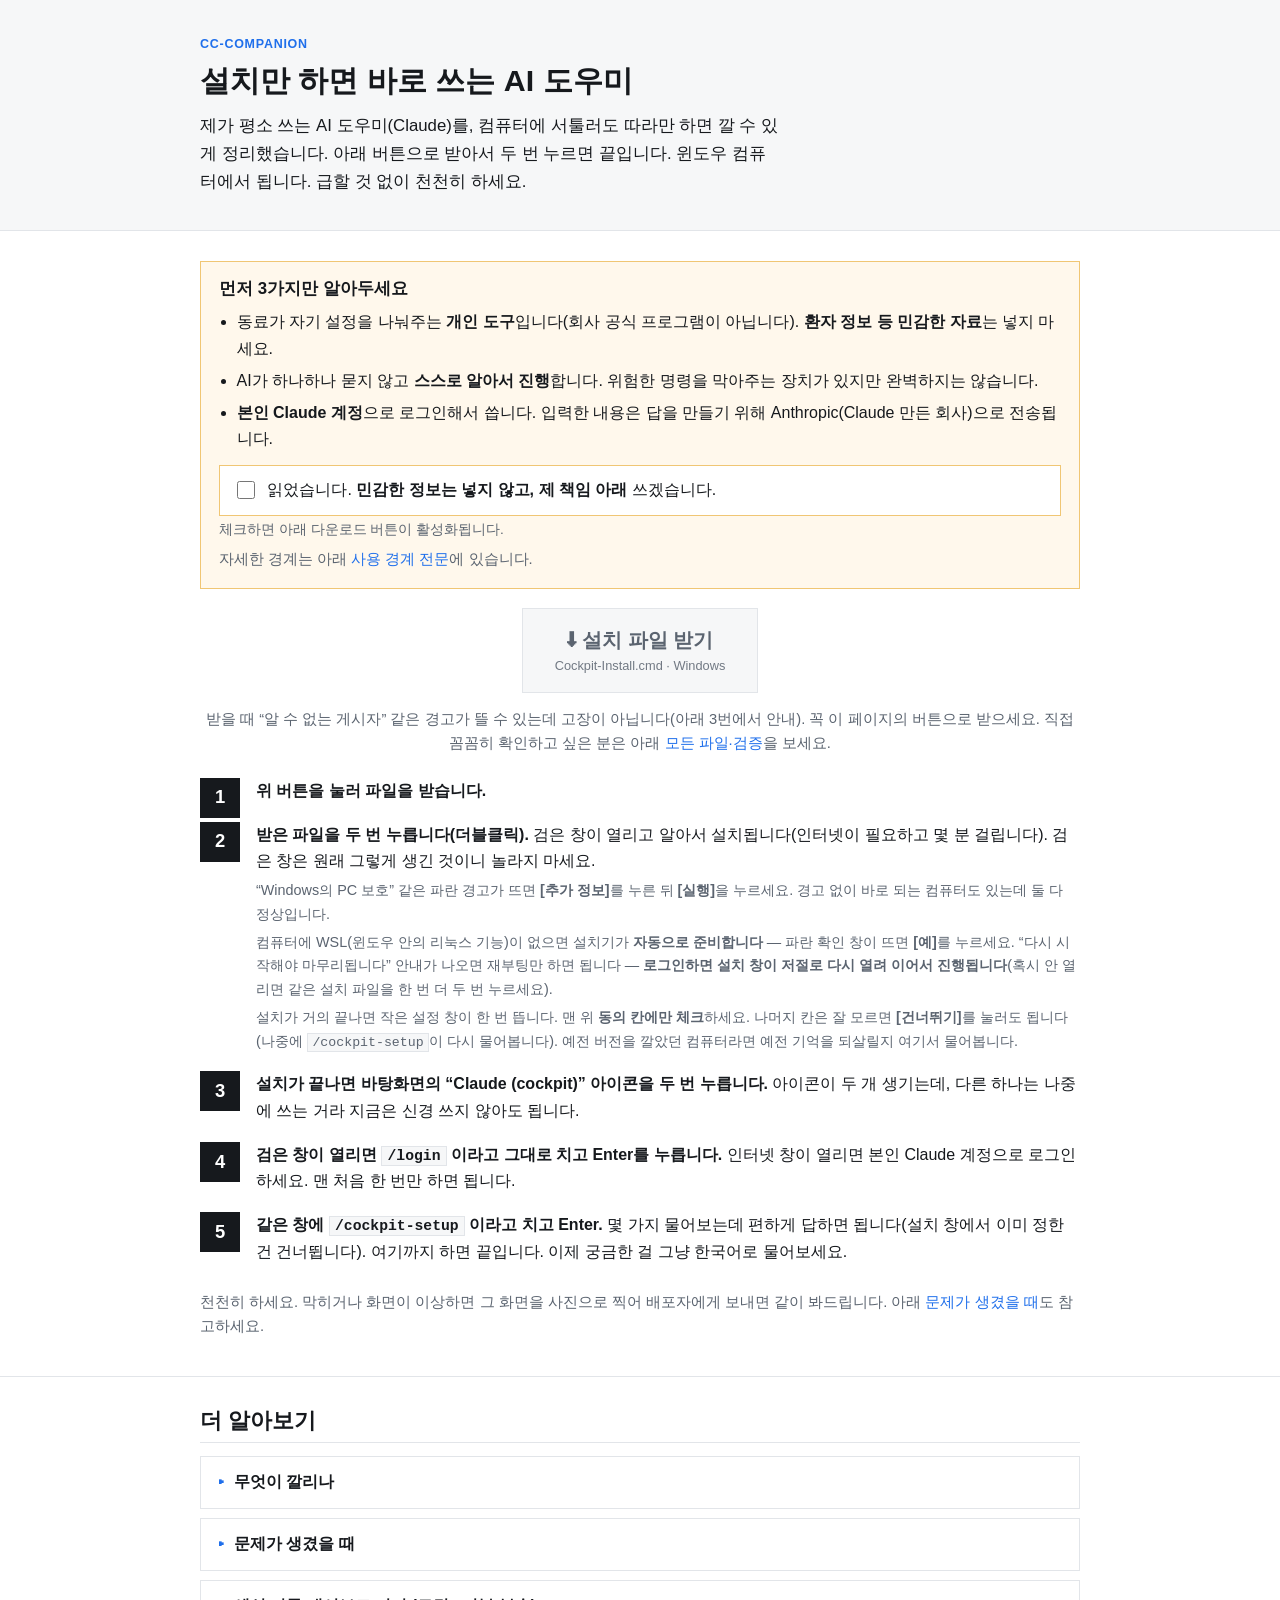
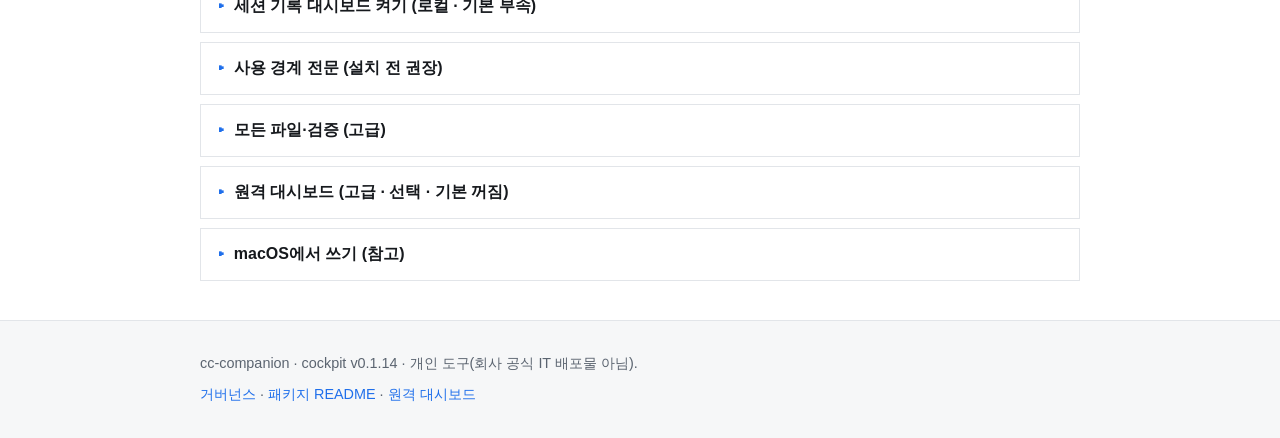
<file: index.html>
<!DOCTYPE html>
<html lang="ko">
<head>
<meta charset="utf-8">
<meta name="viewport" content="width=device-width, initial-scale=1">
<meta name="robots" content="noindex, nofollow">
<title>설치만 하면 바로 쓰는 AI 도우미 · cockpit</title>
<meta name="description" content="버튼 하나로 받아 두 번 누르면 제가 쓰는 AI 도우미가 그대로 설치됩니다.">
<link rel="stylesheet" href="./assets/style.css">
</head>
<body>
<!-- ⚠️ 이 페이지는 install engine 이 아니라 가이드/런처다. 브라우저는 로컬에 무엇도 설치하지 못한다.
     설치는 사용자가 내려받은 Cockpit-Install.cmd 를 직접 더블클릭해 실행한다. -->

<header class="site-header">
  <div class="wrap">
    <p class="kicker">cc-companion</p>
    <h1>설치만 하면 바로 쓰는 AI 도우미</h1>
    <p class="lede">제가 평소 쓰는 AI 도우미(Claude)를, 컴퓨터에 서툴러도 따라만 하면 깔 수 있게 정리했습니다.
      아래 버튼으로 받아서 두 번 누르면 끝입니다. 윈도우 컴퓨터에서 됩니다. 급할 것 없이 천천히 하세요.</p>
  </div>
</header>

<!-- ── 설치 (첫 화면 = 경계 요약 + 버튼 + 4단계) ─────────────────── -->
<section id="install" class="band">
  <div class="wrap">

    <!-- 경계 요약 + 동의 (전문은 아래 '사용 경계 전문' 펼침) -->
    <div id="governance" class="quickbox">
      <h3>먼저 3가지만 알아두세요</h3>
      <ul class="boundary">
        <li>동료가 자기 설정을 나눠주는 <strong>개인 도구</strong>입니다(회사 공식 프로그램이 아닙니다). <strong>환자 정보 등 민감한 자료</strong>는 넣지 마세요.</li>
        <li>AI가 하나하나 묻지 않고 <strong>스스로 알아서 진행</strong>합니다. 위험한 명령을 막아주는 장치가 있지만 완벽하지는 않습니다.</li>
        <li><strong>본인 Claude 계정</strong>으로 로그인해서 씁니다. 입력한 내용은 답을 만들기 위해 Anthropic(Claude 만든 회사)으로 전송됩니다.</li>
      </ul>
      <label class="consent">
        <input type="checkbox" id="consent-check">
        <span>읽었습니다. <strong>민감한 정보는 넣지 않고, 제 책임 아래</strong> 쓰겠습니다.</span>
      </label>
      <p class="consent-hint" id="consent-hint">체크하면 아래 다운로드 버튼이 활성화됩니다.</p>
      <p class="muted" style="margin:.4em 0 0">자세한 경계는 아래 <a href="#full-governance">사용 경계 전문</a>에 있습니다.</p>
    </div>

    <!-- 큰 다운로드 버튼 — fail-closed: 동의 전 href=#downloads(표 폴백), 동의 시 JS가 data-href 주입 -->
    <p class="cta-row">
      <a id="dl-cta" class="btn-download locked" href="#downloads" aria-disabled="true"
         data-href="https://github.com/sidoyu/cockpit/releases/download/v0.1.14/Cockpit-Install.cmd" rel="nofollow">
        ⬇ 설치 파일 받기 <span class="cta-sub">Cockpit-Install.cmd · Windows</span>
      </a>
    </p>
    <p class="muted" style="text-align:center; margin-top:-.4em">받을 때 “알 수 없는 게시자” 같은 경고가 뜰 수 있는데 고장이 아닙니다(아래 3번에서 안내). 꼭 이 페이지의 버튼으로 받으세요.
      직접 꼼꼼히 확인하고 싶은 분은 아래 <a href="#downloads">모든 파일·검증</a>을 보세요.</p>

    <!-- 따라 하기 5단계 -->
    <ol class="steps-big">
      <li><strong>위 버튼을 눌러 파일을 받습니다.</strong></li>
      <li><strong>받은 파일을 두 번 누릅니다(더블클릭).</strong> 검은 창이 열리고 알아서 설치됩니다(인터넷이 필요하고 몇 분 걸립니다). 검은 창은 원래 그렇게 생긴 것이니 놀라지 마세요.
        <span class="substep">“Windows의 PC 보호” 같은 파란 경고가 뜨면 <strong>[추가 정보]</strong>를 누른 뒤 <strong>[실행]</strong>을 누르세요. 경고 없이 바로 되는 컴퓨터도 있는데 둘 다 정상입니다.</span>
        <span class="substep">컴퓨터에 WSL(윈도우 안의 리눅스 기능)이 없으면 설치기가 <strong>자동으로 준비합니다</strong> — 파란 확인 창이 뜨면 <strong>[예]</strong>를 누르세요. “다시 시작해야 마무리됩니다” 안내가 나오면 재부팅만 하면 됩니다 — <strong>로그인하면 설치 창이 저절로 다시 열려 이어서 진행됩니다</strong>(혹시 안 열리면 같은 설치 파일을 한 번 더 두 번 누르세요).</span>
        <span class="substep">설치가 거의 끝나면 작은 설정 창이 한 번 뜹니다. 맨 위 <strong>동의 칸에만 체크</strong>하세요. 나머지 칸은 잘 모르면 <strong>[건너뛰기]</strong>를 눌러도 됩니다(나중에 <code>/cockpit-setup</code>이 다시 물어봅니다). 예전 버전을 깔았던 컴퓨터라면 예전 기억을 되살릴지 여기서 물어봅니다.</span></li>
      <li><strong>설치가 끝나면 바탕화면의 “Claude (cockpit)” 아이콘을 두 번 누릅니다.</strong> 아이콘이 두 개 생기는데, 다른 하나는 나중에 쓰는 거라 지금은 신경 쓰지 않아도 됩니다.</li>
      <li><strong>검은 창이 열리면 <code>/login</code> 이라고 그대로 치고 Enter를 누릅니다.</strong> 인터넷 창이 열리면 본인 Claude 계정으로 로그인하세요. 맨 처음 한 번만 하면 됩니다.</li>
      <li><strong>같은 창에 <code>/cockpit-setup</code> 이라고 치고 Enter.</strong> 몇 가지 물어보는데 편하게 답하면 됩니다(설치 창에서 이미 정한 건 건너뜁니다). 여기까지 하면 끝입니다. 이제 궁금한 걸 그냥 한국어로 물어보세요.</li>
    </ol>
    <p class="muted">천천히 하세요. 막히거나 화면이 이상하면 그 화면을 사진으로 찍어 배포자에게 보내면 같이 봐드립니다. 아래 <a href="#troubleshoot">문제가 생겼을 때</a>도 참고하세요.</p>
  </div>
</section>

<!-- ── 아래는 전부 '필요할 때만' 펼쳐 보는 상세 ───────────────────── -->
<section class="band">
  <div class="wrap">
    <h2>더 알아보기</h2>

    <details class="fold" id="what">
      <summary>무엇이 깔리나</summary>
      <div class="cards">
        <div class="card"><h3>작업 규율(행동층)</h3><p>자율 진행 경계, 두 순간 자기점검, 읽기/검색 위생. 설치 마법사가 <code>~/.claude/CLAUDE.md</code>로 적용.</p></div>
        <div class="card"><h3>메모리 시스템</h3><p>파일 기반(md + python 훅). 세션 시작 시 상태 주입, 종료 시 기억 후보 추출, 인덱스 자동 재생성. <strong>자동 추출(외부 송신)은 개인 API 키 옵트인</strong> — 설치 창(또는 <code>/cockpit-setup</code> 마법사)에서 등록하며 미등록 시 기억은 수동으로만 쌓입니다(키 사용량은 정액 구독과 별개로 과금, 콘솔에서 한도 설정 권장).</p></div>
        <div class="card"><h3>안전망</h3><p>파괴/비가역 명령 금지목록(deny-list), 긴급정지(kill switch), 감사 로그.</p></div>
        <div class="card"><h3>세션 기록 대시보드(기본 부속)</h3><p>세션 로그를 <strong>이 PC의 브라우저 창</strong>으로 열람(바탕화면 <strong>'Cockpit Dashboard' 아이콘</strong> 또는 <code>Cockpit-Dashboard.cmd</code> 더블클릭 · 창 닫으면 꺼짐). 뷰어는 <strong>기본 설치(설치≠기동)</strong>·<strong>기본 로컬 전용</strong>, 타기기 원격 열람은 고급·옵트인.</p></div>
        <div class="card"><h3>설치 마법사</h3><p>기본 사용자·메모리 디렉터리·선택 기능을 안내하고 충돌 검사·dry-run·롤백을 제공.</p></div>
      </div>
    </details>

    <details class="fold" id="troubleshoot">
      <summary>문제가 생겼을 때</summary>
      <ul class="boundary">
        <li><strong>“WSL을 자동으로 준비합니다” 안내가 나오면</strong> 그대로 두면 됩니다 — 파란 확인 창(사용자 계정 컨트롤)이 뜨면 <strong>[예]</strong>를 누르세요. “다시 시작해야 마무리됩니다”가 나오면 재부팅만 하면 되고, <strong>로그인하면 설치 창이 저절로 다시 열려 이어집니다</strong>(안 열리면 설치 파일을 한 번 더 두 번 누르세요). 명령어를 직접 입력할 일은 없습니다.</li>
        <li><strong>빨간 글씨로 “배포판 'cc-cockpit' 이 이미 등록되어 있습니다”가 나오면</strong> 이미 깔려 있는 컴퓨터라 안전장치가 막은 것입니다(기존 것은 그대로 무사합니다). 정말 처음부터 다시 깔고 싶을 때만 아래 <a href="#downloads">복구·재설치(<code>Cockpit-Repair.cmd</code>)</a>를 쓰세요. 이때 <strong>안에 쌓인 기억과 설정은 지워집니다</strong>(다시 한 번 확인을 거칩니다).</li>
        <li><strong>설치 중 멈추거나 실패하면</strong> 창이 바로 닫히지 않고 이유를 보여줍니다. <strong>아무 키도 누르기 전에 그 화면을 사진으로 찍어</strong> 배포자에게 보내주세요(키를 누르면 창이 닫힙니다). 설치가 시작된 뒤의 실패라면 기록이 <code>%TEMP%\cockpit-install.log</code> 파일에도 남습니다. 대부분 인터넷 연결 문제라 한 번 더 시도하면 되는 경우가 많습니다.</li>
        <li><strong>완전히 지우고 싶으면</strong> 아래 <a href="#downloads"><code>Cockpit-Uninstall.cmd</code></a>를 두 번 누르세요(cc-cockpit만 지우고 다른 것은 건드리지 않습니다). 설치 때 준비된 윈도우의 WSL 기능 자체는 남습니다 — 다른 프로그램도 쓸 수 있는 윈도우 구성요소라 지우지 않습니다.</li>
      </ul>
      <h3>점검·긴급 정지</h3>
      <div class="cards">
        <div class="card">
          <h3>상태 점검</h3>
          <p>Claude 창에 입력 — 설치 상태·원격 ON/OFF 확인:</p>
          <div class="code"><button class="copy" type="button" aria-label="복사">복사</button><pre><code>/cockpit-doctor</code></pre></div>
        </div>
        <div class="card">
          <h3>긴급 정지</h3>
          <p>자동 진행을 즉시 멈춤(파일 하나 생성):</p>
          <div class="code"><button class="copy" type="button" aria-label="복사">복사</button><pre><code>touch ~/.claude/CC_KILL_SWITCH</code></pre></div>
        </div>
        <div class="card">
          <h3>원격 끄기</h3>
          <p>먼저 미리보기, 그다음 실제 비활성화(<strong>설치된 플러그인 폴더에서 실행</strong>):</p>
          <div class="code"><button class="copy" type="button" aria-label="복사">복사</button><pre><code>bash plugin/dashboard/disable-remote.sh
bash plugin/dashboard/disable-remote.sh --apply</code></pre></div>
          <p class="muted">경로가 안 맞으면 “file not found”가 납니다 — 정확한 절대경로는 <code>/cockpit-doctor</code>가 안내합니다.</p>
        </div>
      </div>
      <p class="muted">플러그인만 제거하려면 <code>/plugin uninstall</code> + 설치 마법사의 롤백 안내. 자세한 절차는 거버넌스 문서 6장.</p>
    </details>

    <details class="fold" id="dashboard-local">
      <summary>세션 기록 대시보드 켜기 (로컬 · 기본 부속)</summary>
      <p>대시보드 뷰어는 <strong>기본 부속으로 자동 설치</strong>됩니다(설치≠기동 — 자동시작·포트 개방 없음).
        바탕화면의 <strong>'Cockpit Dashboard' 아이콘</strong>(설치기가 만들어 둠)이나 <code>Cockpit-Dashboard.cmd</code>를 <strong>더블클릭</strong>해
        세션 기록을 이 PC의 브라우저 창으로 봅니다
        (설치가 안 돼 있으면 인터넷 연결 후 아이콘을 다시 누르거나 <code>/cockpit-setup</code>으로 재시도)
        (<a href="#downloads">아래 다운로드 표</a>). 서버 개념을 다룰 필요 없이, <strong>새로 켠 창을 닫으면 서버도 함께 꺼집니다</strong>(정확한 조건은 아래).</p>
      <ul class="boundary">
        <li><strong>이 PC 전용(로컬).</strong> 대시보드는 <code>127.0.0.1</code>에만 열려, 기본 설정에서는 다른 기기에서 접속되지 않습니다.</li>
        <li><strong>세션 기록에는 민감한 내용이 담길 수 있습니다.</strong> 열람 창을 방치하지 말고, 끝나면 창을 닫으세요. 뷰어 idle-exit(무요청 시 자가 종료)가 백스톱입니다.</li>
        <li><strong>종료 조건은 상황에 따라 다릅니다.</strong> ① <strong>Edge가 있고 이번에 새로 켠 경우</strong> — 전용 앱 창을 닫으면 서버도 종료(<code>.cmd</code>가 창 종료를 감지). ② <strong>이미 켜져 있던 서버</strong>를 다시 연 경우 — 이 창을 닫아도 서버는 안 꺼지니 <code>/cockpit-doctor</code>로 확인·종료. ③ <strong>Edge가 없으면</strong> 기본 브라우저로 열리고, 끝난 뒤 <code>.cmd</code> 창에서 안내대로 키를 눌러 종료합니다.</li>
        <li>상태 확인·강제 끄기는 <code>/cockpit-doctor</code>가 안내합니다(<code>--app</code> 없이 일반 창으로 직접 열면 창 종료 감지가 안 되니 <code>.cmd</code>로만 여세요).</li>
      </ul>
      <p class="muted">폰·노트북 등 <strong>다른 기기에서</strong> 열람하려는 경우는 아래 <a href="#remote">원격 대시보드(고급·선택)</a>를 따르세요 — 위험도가 높아 기본 꺼짐입니다.</p>
    </details>

    <details class="fold" id="full-governance">
      <summary>사용 경계 전문 (설치 전 권장)</summary>
      <ul class="boundary">
        <li><strong>권한 확인 생략(bypass) = 켜짐.</strong> Claude가 명령 실행 전 일일이 묻지 않고 진행합니다(대표적 파괴/비가역 명령은 금지목록으로 차단하지만 <strong>완전한 보호는 아닙니다</strong>).</li>
        <li><strong>외부 송출.</strong> 입력 내용이 모델 응답을 위해 Anthropic에 전송되고, 일부 기능(메모리 자동 추출·선택적 대시보드 요약)은 추가 외부 송신을 수반할 수 있습니다.</li>
        <li><strong>원격 대시보드 = 기본 꺼짐(opt-in).</strong> 켜면 개인 VPN 안의 다른 기기에서 호스트를 조종할 수 있습니다(가장 위험).</li>
        <li><strong>민감 데이터 금지.</strong> 환자정보·개인정보(PII)·기밀을 절대 입력하지 마세요. 어디서 어떤 용도로 쓸지는 본인이 판단하고 책임집니다.</li>
        <li><strong>안전장치는 보조일 뿐</strong>이며 최종 책임은 사용자에게 있습니다. 회사 보안정책과 충돌하면 회사 정책이 우선합니다.</li>
      </ul>
      <p class="band-actions">
        <a class="btn btn-ghost" href="https://github.com/sidoyu/cockpit/blob/main/GOVERNANCE.md">전체 거버넌스 문서 읽기 →</a>
      </p>
    </details>

    <details class="fold" id="downloads">
      <summary>모든 파일·검증 (고급)</summary>
      <p class="muted"><strong>이 배포본은 코드서명이 없습니다(unsigned).</strong> 무결성은 <strong>SHA-256 체크섬 대조로만</strong> 보장됩니다 — 받은 파일은 실행 전 아래 체크섬과 반드시 대조하세요(이미지 SHA-256은 부트스트랩 스크립트에도 핀으로 박혀 import 전 자동 대조됩니다).</p>
      <table class="dl">
        <thead><tr><th>산출물</th><th>대상</th><th>링크</th><th>SHA-256 / 서명</th></tr></thead>
        <tbody>
          <tr><td><strong>원클릭 설치</strong></td><td>Windows</td><td><a href="https://github.com/sidoyu/cockpit/releases/download/v0.1.14/Cockpit-Install.cmd" rel="nofollow"><code>Cockpit-Install.cmd</code></a></td><td><code class="cksum" data-artifact="Cockpit-Install.cmd">SHA-256: a9d896720cf88ab84323d3b839f8432ef3442c83026be7c5bce81478d5fccf20<br>(더블클릭 = ps1 자동 다운로드·해시 대조·실행)</code></td></tr>
          <tr><td>세션 기록 대시보드</td><td>Windows</td><td><a href="https://github.com/sidoyu/cockpit/releases/download/v0.1.14/Cockpit-Dashboard.cmd" rel="nofollow"><code>Cockpit-Dashboard.cmd</code></a></td><td><code class="cksum" data-artifact="Cockpit-Dashboard.cmd">SHA-256: 052176622c5ff9b6dac766da9658530afdc9134b7f5a7ff321cfab3be99b9b39<br>(더블클릭 = 로컬 창 열람·창 닫으면 종료)</code></td></tr>
          <tr><td>복구·재설치(문제 발생 시)</td><td>Windows</td><td><a href="https://github.com/sidoyu/cockpit/releases/download/v0.1.14/Cockpit-Repair.cmd" rel="nofollow"><code>Cockpit-Repair.cmd</code></a></td><td><code class="cksum" data-artifact="Cockpit-Repair.cmd">SHA-256: 9b07c27064cb47061eaf79da8f9da3faa69ea75a7a2c6c244033325797cf285a<br>(더블클릭 = 재설치 · 배포판 내부 기억·설정·로그 소실 · 재입력 확인)</code></td></tr>
          <tr><td>완전 제거</td><td>Windows</td><td><a href="https://github.com/sidoyu/cockpit/releases/download/v0.1.14/Cockpit-Uninstall.cmd" rel="nofollow"><code>Cockpit-Uninstall.cmd</code></a></td><td><code class="cksum" data-artifact="Cockpit-Uninstall.cmd">SHA-256: 10d64edbfb0050eb0529d80318e7a104076c74787793e4e6a47a95df0a82ced0<br>(더블클릭 = cc-cockpit 배포판만 삭제 · 타 배포판 미접촉)</code></td></tr>
          <tr><td>WSL2 배포판 이미지</td><td>Windows</td><td><a href="https://github.com/sidoyu/cockpit/releases/download/v0.1.14/cockpit-wsl.tar.gz" rel="nofollow">cockpit-wsl.tar.gz</a></td><td><code class="cksum">SHA-256: 667d10089b2536d0db13892400b1be336a906c2b3502c73fa278d3c681d3b413<br>(부트스트랩이 import 전 자동 대조)</code></td></tr>
          <tr><td>PowerShell 부트스트랩</td><td>Windows</td><td><a href="https://github.com/sidoyu/cockpit/releases/download/v0.1.14/Install-Cockpit.ps1" rel="nofollow">Install-Cockpit.ps1</a></td><td><code class="cksum">SHA-256: 3dcd39be103e6bbcb9494f13caa0cceac1d34677d5138d13fd14cda61ba6fed7<br>(서명 없음 — Get-FileHash 로 대조)</code></td></tr>
          <tr><td>부트스트랩(스테이지드 폴백)</td><td>Windows</td><td><a href="https://github.com/sidoyu/cockpit/releases/download/v0.1.14/Install-Cockpit-Staged.ps1" rel="nofollow">Install-Cockpit-Staged.ps1</a></td><td><code class="cksum">SHA-256: d88218bbf148f3c060630fe87e732a43261501ab60fc86652c7fb6bcdd3905c5<br>(서명 없음)</code></td></tr>
          <tr><td>이미지 출처(provenance)</td><td>Windows</td><td><a href="https://github.com/sidoyu/cockpit/releases/download/v0.1.14/provenance.json" rel="nofollow">provenance.json</a></td><td><code class="cksum">— 베이스 digest·SBOM·빌드로그</code></td></tr>
          <tr><td>플러그인(행동층)</td><td>공통</td><td><a href="https://github.com/sidoyu/cockpit" rel="nofollow">cockpit@cc-companion</a></td><td><code class="cksum">— (마켓플레이스)</code></td></tr>
        </tbody>
      </table>
      <p class="muted"><strong>일반 사용자는 <code>Cockpit-Install.cmd</code> 하나만</strong> 받으면 되고, 나머지 자산(ps1·이미지·스테이지드 폴백·provenance)은 설치기가 자동으로 받아 검증합니다 — 위 표의 개별 링크는 “고급(수동)” 경로용입니다.</p>
      <h3>미서명 배포와 검증에 대해 (정직 고지)</h3>
      <p class="muted">이 배포본은 <strong>코드서명이 없어서(unsigned)</strong> Windows가 “알 수 없는 게시자” 경고를 띄울 수 있습니다(<code>Get-AuthenticodeSignature</code>가 <code>NotSigned</code>로 나오는 것이 정상 · <code>.cmd</code> 첫 실행이 <code>.ps1</code>보다 경고가 부드럽다는 보장은 없습니다). <strong>자동 대조되는 것은 <code>.cmd</code>가 받아오는 <code>Install-Cockpit.ps1</code>과 그 스크립트가 받는 이미지</strong>(<code>cockpit-wsl.tar.gz</code>·import 전 대조, 불일치 시 삭제·중단)입니다 — 두 파일의 핀 해시가 <code>.cmd</code>/스크립트 안에 박혀 있습니다. <strong>단, <code>.cmd</code> 자체는 신뢰의 출발점이라 자동 검증되지 않습니다</strong>: <code>.cmd</code>가 변조되면 내장 핀 해시도 함께 변조될 수 있으므로(미서명+체크섬 정책의 구조적 한계), 공식 다운로드 링크에서 받고, 확실히 하려면 받은 <code>.cmd</code>의 <code>Get-FileHash</code> 값을 <strong>위 표의 SHA-256과 직접 대조</strong>하세요(생략하면 다운로드 채널을 신뢰하는 셈).</p>
      <p class="muted">설치기는 구형 WSL이면 <code>.tar</code>로 풀어 <strong>스스로 재시도</strong>하고, 그래도 안 되면 이유를 보여주며 멈춥니다(<strong>자동으로 다른 스크립트로 넘어가지 않습니다</strong>). 골든 이미지 경로가 맞지 않을 때 쓰는 <strong>대안 부트스트랩</strong>이 스테이지드(<code>Install-Cockpit-Staged.ps1</code>)입니다 — 공식 베이스 rootfs를 검증해 import 후 라이브 프로비저닝(<strong>직접 골라 실행</strong>). <strong>고급(수동)</strong>: <code>Install-Cockpit.ps1</code>을 직접 받아 <code>Get-FileHash … -Algorithm SHA256</code>로 위 표의 해시와 대조한 뒤 <code>powershell -NoProfile -ExecutionPolicy Bypass -File .\Install-Cockpit.ps1</code>로 실행할 수도 있습니다.</p>
    </details>

    <details class="fold" id="remote">
      <summary>원격 대시보드 (고급 · 선택 · 기본 꺼짐)</summary>
      <p>휴대폰·노트북 등 <strong>같은 개인 VPN(예: Tailscale)에 묶인 다른 기기</strong>에서 세션 로그를 보거나
        세션을 조종하는 선택 기능입니다. 이 패키지에서 <strong>가장 위험한 기능</strong>이라 기본은 꺼짐입니다.</p>
      <p class="muted"><strong>이 PC에서 보기만</strong> 원하면 위 <a href="#dashboard-local">세션 기록 대시보드 켜기(로컬)</a>로 충분합니다 —
        이 절은 <strong>다른 기기에서</strong> 여는 고급 설정으로, 기본 <code>127.0.0.1</code> 대신 개인 VPN 대역(<code>0.0.0.0</code>+allowlist)에 노출하는 경우에만 해당합니다.</p>
      <div class="callout callout-danger">
        <h3>⚠️ 켜기 전 필수 — 접근 통제(allowlist) 확인</h3>
        <p>보안은 뷰어 서버가 <strong>요청자 IP를 검사해 localhost + 개인 VPN 대역만 허용하고 나머지는 403으로 거부</strong>하는
          allowlist에 달려 있습니다. 이 allowlist는 <strong>뷰어(별도 공개 repo)가 구현·제공하는 속성</strong>이며
          이 패키지가 강제하지 못합니다.</p>
        <p>이 IP allowlist·CSRF 가드는 공개 뷰어 <code>claude-session-dashboard</code>
          <strong><code>d4482d5</code>(2026-06-23) 이상에 반영</strong>돼 있습니다. 권장 핀
          <strong><code>9f2bdba</code>(2026-07-03) 이상</strong>은 기본 bind가 <code>127.0.0.1</code>(이 PC 전용)이라
          직접 <code>0.0.0.0</code>을 설정하기 전에는 원격 노출 자체가 없습니다. 그 이전 커밋을 고정했거나
          오설치된 경우엔 없을 수 있고, allowlist 없는 뷰어로 원격을 켜면 그 즉시 <strong>인증 없는 공개 HTTP</strong>가 됩니다.
          따라서 버전과 무관하게 <strong>아래 자가검증으로 직접 확인한 뒤에만</strong> 원격을 켜세요.</p>
        <p class="selftest"><strong>자가검증 (켜기 전 필수):</strong>
          <strong>같은 Wi-Fi/LAN에 있지만 VPN(Tailscale)은 끈 기기</strong>의 브라우저로
          <code>http://&lt;호스트의 LAN IP&gt;:포트/</code>에 접속합니다.
          <strong>명시적 <code>403 Forbidden</code> 으로 거부되어야 정상</strong>입니다(allowlist 동작).
          화면이 그대로 보이면 allowlist가 없는 것이므로 <strong>즉시 끄세요</strong>.
          <br>⚠️ <strong>접속 시간초과·연결거부·“페이지 없음”은 검증이 아닙니다</strong> — NAT·라우팅 때문일 수 있어
          allowlist 동작을 증명하지 못합니다(“안 열리니 안전”으로 오판 금지). 반드시 <strong>같은 LAN의 LAN IP에서 403</strong>을 직접 확인하세요.
          추가로 <strong>VPN에 접속한 기기</strong>에서 <code>http://&lt;호스트 VPN IP&gt;:포트/</code>가 정상으로 열리는지도 확인합니다.</p>
        <ul>
          <li><strong>절대 금지:</strong> 라우터 포트포워딩, Tailscale Funnel/Serve 공개, 클라우드 방화벽 인바운드 개방.</li>
          <li>끄기(설치된 플러그인 폴더에서; 경로는 <code>/cockpit-doctor</code>가 안내): <code>bash plugin/dashboard/disable-remote.sh --apply</code></li>
        </ul>
        <p class="band-actions"><a class="btn btn-ghost" href="https://github.com/sidoyu/cockpit/blob/main/plugin/dashboard/README.md">원격 대시보드 상세 문서 →</a></p>
      </div>
    </details>

    <details class="fold" id="macos">
      <summary>macOS에서 쓰기 (참고)</summary>
      <p>macOS는 1차 레퍼런스 빌드입니다. 터미널에서 Claude Code를 열고 플러그인을 설치합니다(Claude Code 설치·로그인이 먼저 필요).</p>
      <ol class="steps">
        <li>
          <p><strong>1) Claude Code</strong>를 열고(터미널에서 <code>claude</code>) cockpit 플러그인 추가·설치:</p>
          <div class="code" data-gated>
            <button class="copy" type="button" aria-label="복사">복사</button>
<pre><code>/plugin marketplace add https://github.com/sidoyu/cockpit
/plugin install cockpit@cc-companion</code></pre>
          </div>
        </li>
        <li>
          <p><strong>2) 설치 마법사</strong> 실행 — 동의 확인 → 충돌 검사 → dry-run → 적용(롤백 가능):</p>
          <div class="code" data-gated>
            <button class="copy" type="button" aria-label="복사">복사</button>
<pre><code>/cockpit-setup</code></pre>
          </div>
        </li>
      </ol>
    </details>

  </div>
</section>

<footer class="site-footer">
  <div class="wrap">
    <p>cc-companion · cockpit <span id="ver">v0.1.14</span> · 개인 도구(회사 공식 IT 배포물 아님).</p>
    <p class="links">
      <a href="https://github.com/sidoyu/cockpit/blob/main/GOVERNANCE.md">거버넌스</a> ·
      <a href="https://github.com/sidoyu/cockpit/blob/main/README.md">패키지 README</a> ·
      <a href="https://github.com/sidoyu/cockpit/blob/main/plugin/dashboard/README.md">원격 대시보드</a>
    </p>
  </div>
</footer>

<script src="./assets/app.js"></script>
</body>
</html>
</file>
<file: assets/style.css>
/* cc-companion 프런트도어 — 의존성 없는 정적 스타일. 직각·청결·차분.
   배포 시 색·로고만 바꾸면 됨. file:// 에서도 동작(외부 폰트/CDN 미사용). */

:root{
  --bg:#ffffff; --bg-alt:#f6f7f8; --ink:#16191d; --muted:#5b6470;
  --line:#e2e5e9; --accent:#1f6feb; --accent-ink:#ffffff;
  --warn-bg:#fff8ec; --warn-line:#f0c674; --warn-ink:#7a5b00;
  --danger-bg:#fdecec; --danger-line:#e0a3a3; --danger-ink:#8a1f1f;
  --code-bg:#0f1419; --code-ink:#e6edf3;
  --maxw:920px;
}
*{box-sizing:border-box}
html{-webkit-text-size-adjust:100%}
body{
  margin:0; background:var(--bg); color:var(--ink);
  font-family:-apple-system,BlinkMacSystemFont,"Segoe UI","Apple SD Gothic Neo","Malgun Gothic",sans-serif;
  line-height:1.65; font-size:16px;
}
.wrap{max-width:var(--maxw); margin:0 auto; padding:0 20px}
h1,h2,h3{line-height:1.3; font-weight:700}
h1{font-size:1.9rem; margin:.2em 0 .4em}
h2{font-size:1.35rem; margin:0 0 .6em; border-bottom:1px solid var(--line); padding-bottom:.35em}
h3{font-size:1.05rem; margin:0 0 .4em}
p{margin:.5em 0}
a{color:var(--accent); text-decoration:none}
a:hover{text-decoration:underline}
code{font-family:ui-monospace,SFMono-Regular,Menlo,Consolas,monospace; font-size:.92em;
  background:var(--bg-alt); padding:.08em .35em; border:1px solid var(--line)}
strong{font-weight:700}
.muted{color:var(--muted); font-size:.92rem}

/* 헤더 */
.site-header{background:var(--bg-alt); border-bottom:1px solid var(--line); padding:34px 0 26px}
.kicker{margin:0; color:var(--accent); font-weight:700; letter-spacing:.06em; text-transform:uppercase; font-size:.78rem}
.lede{font-size:1.05rem; max-width:62ch}
.note-inline{font-size:.9rem; color:var(--muted); border-left:3px solid var(--line); padding-left:.7em; margin-top:1em}

/* 섹션 밴드 */
.band{padding:30px 0; border-bottom:1px solid var(--line)}
.band-warn{background:var(--warn-bg); border-top:1px solid var(--warn-line); border-bottom:1px solid var(--warn-line)}
.band-warn h2{border-bottom-color:var(--warn-line)}

/* 경계 박스 */
ul.boundary{margin:.6em 0; padding-left:1.1em}
ul.boundary li{margin:.35em 0}
.band-actions{margin:.9em 0}
.consent{display:flex; gap:.6em; align-items:flex-start; margin:1em 0 .2em; cursor:pointer;
  background:#fff; border:1px solid var(--warn-line); padding:.7em .8em}
.consent input{margin-top:.25em; flex:0 0 auto; width:18px; height:18px}
.consent-hint{font-size:.85rem; color:var(--muted); margin:.2em 0 0}

/* 버튼 */
.btn{display:inline-block; padding:.5em .9em; border:1px solid var(--accent); font-weight:600; font-size:.92rem}
.btn-ghost{background:transparent; color:var(--accent)}
.btn-ghost:hover{background:var(--accent); color:var(--accent-ink); text-decoration:none}

/* 카드 그리드 */
.cards{display:grid; grid-template-columns:repeat(auto-fit,minmax(240px,1fr)); gap:14px; margin-top:1em}
.card{border:1px solid var(--line); padding:14px 16px; background:#fff}
.card p{margin:.3em 0 0; font-size:.92rem; color:var(--muted)}
.card .code{margin-top:.6em}

/* 미발행 안내 */
.prepublish-note{background:var(--warn-bg); border:1px solid var(--warn-line); color:var(--warn-ink);
  padding:.8em 1em; margin:0 0 1.2em; font-size:.92rem}

/* OS 스위치 */
.os-switch{display:flex; gap:8px; margin:0 0 .4em}
.os-tab{font:inherit; cursor:pointer; border:1px solid var(--line); background:#fff; color:var(--ink);
  padding:.5em .9em; font-weight:600}
.os-tab[aria-selected="true"]{background:var(--ink); color:#fff; border-color:var(--ink)}
.os-tab .badge{font-size:.72rem; font-weight:700; color:var(--accent); margin-left:.4em}
.os-tab[aria-selected="true"] .badge{color:#9ecbff}
.os-detected{font-size:.85rem; color:var(--muted); margin:.2em 0 1.2em}

/* 트랙 표시 토글 (JS가 .show 부여) */
.track{display:none}
.track.show{display:block}
.os-only{display:none}
.os-only.show{display:list-item}

.status-pill{display:inline-block; font-size:.82rem; font-weight:600; padding:.2em .6em; border:1px solid var(--line)}
.status-pending{background:var(--warn-bg); border-color:var(--warn-line); color:var(--warn-ink)}
.status-ok{background:#e9f6ec; border-color:#9bcea8; color:#1c6b34}

/* 체크리스트 */
.checklist{border:1px solid var(--line); padding:14px 16px; margin:1.2em 0; background:#fff}
ul.checks{list-style:none; margin:.6em 0 0; padding:0}
ul.checks li{margin:.4em 0}
ul.checks label{display:flex; gap:.6em; align-items:flex-start; cursor:pointer}
ul.checks input{margin-top:.28em; flex:0 0 auto; width:17px; height:17px}

/* 단계 */
ol.steps{padding-left:1.2em; margin:1em 0}
ol.steps>li{margin:1.1em 0}

/* 데모 placeholder */
.demo{margin:1.4em 0}
.demo-ph{display:flex; align-items:center; justify-content:center; min-height:160px;
  border:2px dashed var(--line); color:var(--muted); background:var(--bg-alt); font-weight:600}
.demo figcaption{font-size:.85rem; color:var(--muted); margin-top:.4em}

/* 코드 블록 + 복사 버튼 */
.code{position:relative; margin:.6em 0}
.code pre{margin:0; background:var(--code-bg); color:var(--code-ink); padding:14px 16px; overflow:auto;
  border:1px solid #000}
.code pre code{background:transparent; border:0; padding:0; color:inherit; white-space:pre}
.code .copy{position:absolute; top:8px; right:8px; font:inherit; font-size:.8rem; font-weight:600;
  cursor:pointer; border:1px solid #30363d; background:#21262d; color:#e6edf3; padding:.25em .6em}
.code .copy:hover{background:#30363d}
.code .copy.copied{background:#1a7f37; border-color:#1a7f37; color:#fff}
/* 동의 전 게이팅 */
.code[data-gated].locked{opacity:.55}
.code[data-gated].locked .copy{cursor:not-allowed}

/* 다운로드 표 */
table.dl{width:100%; border-collapse:collapse; margin-top:1em; font-size:.92rem}
table.dl th,table.dl td{border:1px solid var(--line); padding:.5em .7em; text-align:left}
table.dl th{background:var(--bg-alt)}
.cksum{color:var(--muted)}

/* 위험 콜아웃 */
.callout{border:1px solid var(--line); padding:14px 16px; margin-top:1em; background:#fff}
.callout-danger{border:1px solid var(--danger-line); background:var(--danger-bg)}
.callout-danger h3{color:var(--danger-ink)}
.callout .selftest{background:#fff; border:1px solid var(--danger-line); padding:.7em .8em}
.callout ul{margin:.6em 0; padding-left:1.1em}

/* 푸터 */
.site-footer{padding:24px 0; background:var(--bg-alt); font-size:.9rem; color:var(--muted)}
.site-footer .links{margin-top:.3em}

/* ── 원터치 첫 화면 (v0.1.5 재설계) ── */
/* 경계 요약 박스 */
.quickbox{border:1px solid var(--warn-line); background:var(--warn-bg); padding:16px 18px; margin:0 0 1.2em}
.quickbox h3{margin-top:0}
.quickbox .consent{margin-top:.8em}

/* 큰 다운로드 버튼 */
.cta-row{margin:1.2em 0; text-align:center}
.btn-download{display:inline-block; background:var(--accent); color:var(--accent-ink);
  font-size:1.25rem; font-weight:700; padding:.9em 1.6em; border:1px solid var(--accent);
  text-align:center; line-height:1.35}
.btn-download:hover{filter:brightness(1.08); text-decoration:none}
.btn-download .cta-sub{display:block; font-size:.8rem; font-weight:500; opacity:.85; margin-top:.25em}
.btn-download.locked{background:var(--bg-alt); color:var(--muted); border-color:var(--line);
  cursor:not-allowed; filter:none}

/* 따라 하기 4단계 — 큰 번호 */
ol.steps-big{list-style:none; counter-reset:sb; margin:1.4em 0 0; padding:0}
ol.steps-big>li{counter-increment:sb; position:relative; padding:0 0 1.1em 56px; min-height:44px}
ol.steps-big>li::before{content:counter(sb); position:absolute; left:0; top:0;
  width:40px; height:40px; display:flex; align-items:center; justify-content:center;
  background:var(--ink); color:var(--bg); font-weight:700; font-size:1.15rem}
ol.steps-big .substep{display:block; font-size:.9rem; color:var(--muted); margin-top:.3em}

/* 펼쳐보기(details) */
details.fold{border:1px solid var(--line); background:#fff; margin:.6em 0}
details.fold>summary{cursor:pointer; font-weight:700; padding:.75em 1em; list-style:none}
details.fold>summary::-webkit-details-marker{display:none}
details.fold>summary::before{content:"▸"; color:var(--accent); margin-right:.55em}
details.fold[open]>summary::before{content:"▾"}
details.fold[open]>summary{border-bottom:1px solid var(--line)}
details.fold>*:not(summary){margin-left:1em; margin-right:1em}
details.fold>*:nth-child(2){margin-top:.9em}
details.fold>*:last-child{margin-bottom:1em}

@media (max-width:600px){
  h1{font-size:1.55rem}
  .band{padding:22px 0}
  .btn-download{display:block; font-size:1.1rem}
}
@media (prefers-color-scheme:dark){
  :root{
    --bg:#0d1117; --bg-alt:#161b22; --ink:#e6edf3; --muted:#9098a3; --line:#30363d;
    --accent:#4493f8; --warn-bg:#2b2410; --warn-line:#7a5b00; --warn-ink:#e3b341;
    --danger-bg:#2d1414; --danger-line:#8a1f1f; --danger-ink:#ff7b72;
  }
  .consent,.card,.checklist,.callout,.os-tab,details.fold{background:var(--bg-alt)}
  .prepublish-note{color:var(--warn-ink)}
}
</file>
